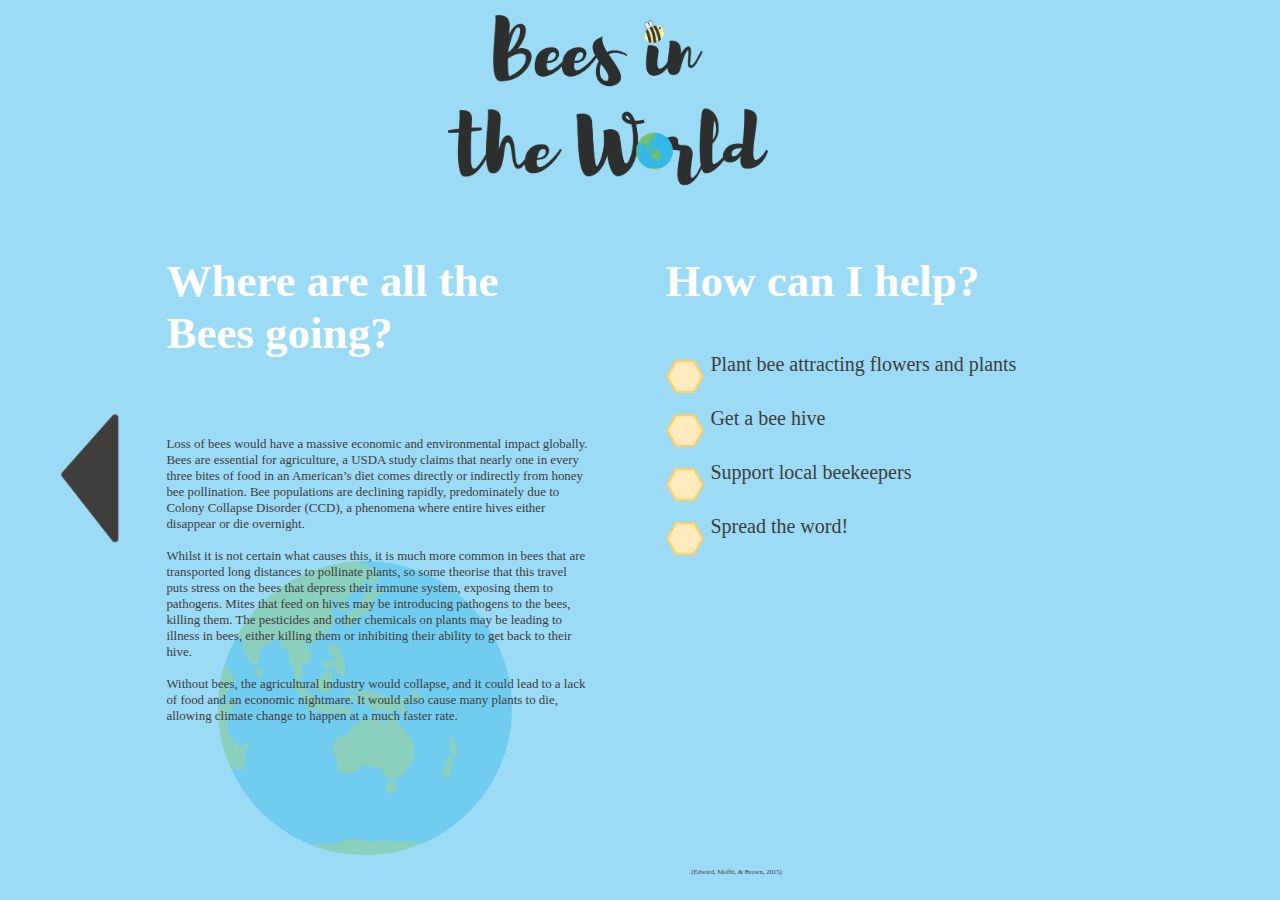
<file: BeeLayers/enviro.html>
<!doctype html>
<html>
<head>
	<meta charset="UTF-8">
	<title>Bees in the World</title>
	<link href="envirostyles.css" rel="stylesheet" type="text/css">
	<link rel="icon" href="Images/BeEEEEE.png" type="image/png" sizes="16x16">
</head>

<body id="beevid">
	<img id="title" src="Images/worldtitle.png">
	<h1 id="wherebees">Where are all the Bees going?</h1>
	<p id="whereexpl">Loss of bees would have a massive economic and environmental impact globally. Bees are essential for agriculture, a USDA study claims that nearly one in every three bites of food in an American’s diet comes directly or indirectly from honey bee pollination. Bee populations are declining rapidly, predominately due to Colony Collapse Disorder (CCD), a phenomena where entire hives either disappear or die overnight. <br><br>
	Whilst it is not certain what causes this, it is much more common in bees that are transported long distances to pollinate plants, so some theorise that this travel puts stress on the bees that depress their immune system, exposing them to pathogens. Mites that feed on hives may be introducing pathogens to the bees, killing them. The pesticides and other chemicals on plants may be leading to illness in bees, either killing them or inhibiting their ability to get back to their hive.<br><br>
	Without bees, the agricultural industry would collapse, and it could lead to a lack of food and an economic nightmare. It would also cause many plants to die, allowing climate change to happen at a much faster rate.
	</p>
	<h1 id="helptitle">How can I help?</h1>
	<img class = "hexagon" id="hex1" src ="Images/combempty.png">
	<p class = "helps" id = "help1">Plant bee attracting flowers and plants</p>
	<img class = "hexagon" id="hex2" src ="Images/combempty.png">
	<p class = "helps" id = "help2">Get a bee hive</p>
	<img class = "hexagon" id="hex3" src ="Images/combempty.png">
	<p class = "helps" id = "help3">Support local beekeepers</p>
	<img class = "hexagon" id="hex4" src ="Images/combempty.png">
	<p class = "helps" id = "help4">Spread the word!</p>
	<img src="Images/world.png" id="globe">
	<iframe id="beefilm" width="560" height="315" src="https://www.youtube.com/embed/JilYBVrFiLA?rel=0" frameborder="0" allow="autoplay; encrypted-media" allowfullscreen></iframe>
	<p id = "reference"> (Edward, Moffit, & Brown, 2015)</p>

	<a href="Reproduciton.html"><img alt="arrow" id="backarrow" src="Images/arrow.png"></a>
</body>
</html>
</file>
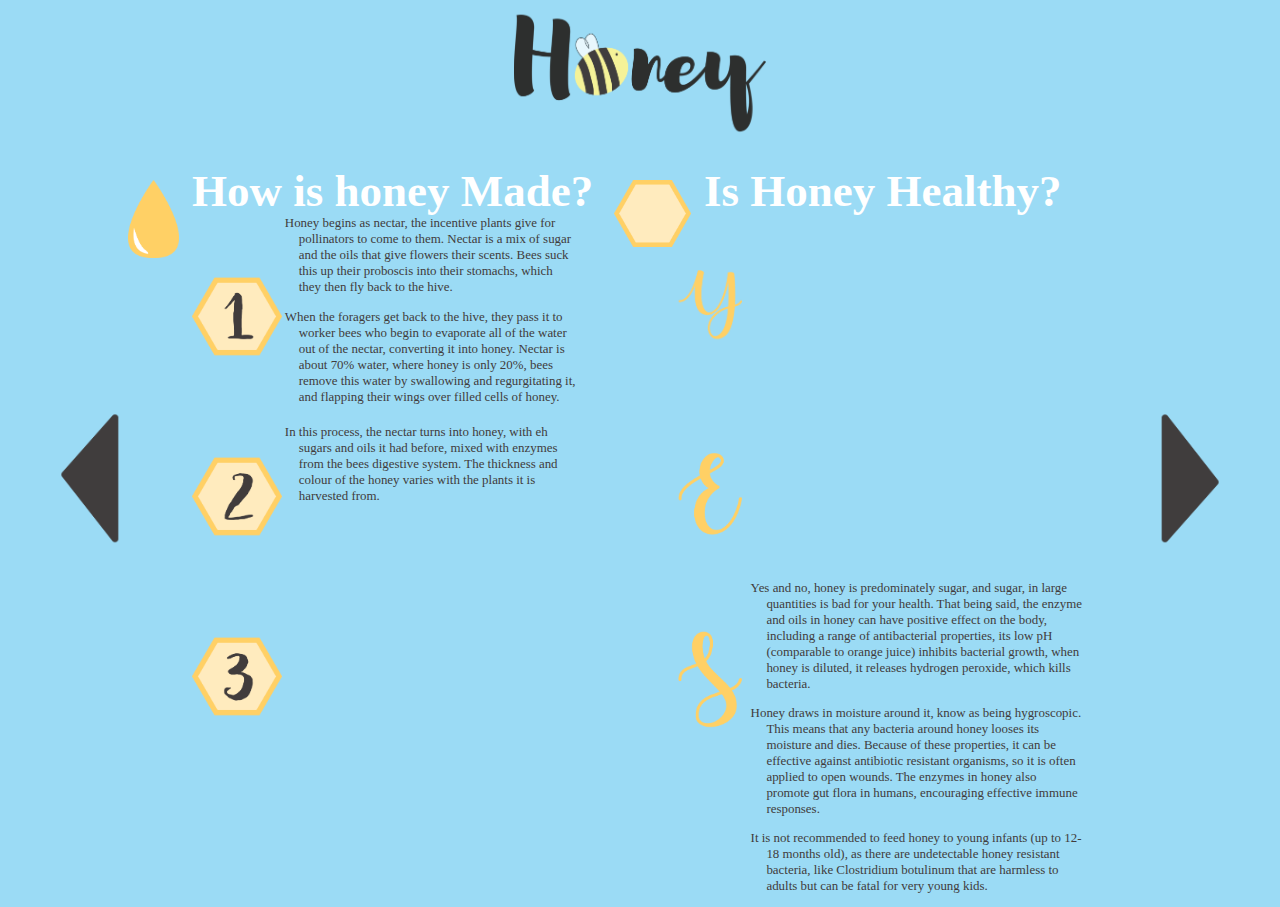
<file: BeeLayers/honeypage.html>
<!doctype html>
<html>
<head>
	<meta charset="UTF-8">
	<title>HONEY HONEY HOW HE THRILLS ME UHUH</title>
	<link href="honeystyles.css" rel="stylesheet" type="text/css">
	<link rel="icon" href="Images/BeEEEEE.png" type="image/png" sizes="16x16">
</head>
<body>
	<img id = "Beetitle" src="Images/honeytitle.png">
	<img id="honeydrop" src="Images/honeydrop.png" >
	<h1 id="honeymade" >How is honey Made?</h1>
	<div id = "madepara">
		<p  id = "stepone">Honey begins as nectar, the incentive plants give for pollinators to come to them. Nectar is a mix of sugar and the oils that give flowers their scents. Bees suck this up their proboscis into their stomachs, which they then fly back to the hive.
		</p>
		<p  id = "steptwo">When the foragers get back to the hive, they pass it to worker bees who begin to evaporate all of the water out of the nectar, converting it into honey. Nectar is about 70% water, where honey is only 20%, bees remove this water by swallowing and regurgitating it, and flapping their wings over filled cells of honey. </p>
		<p  id = "stepthree">In this process, the nectar turns into honey, with eh sugars and oils it had before, mixed with enzymes from the bees digestive system. The thickness and colour of the honey varies with the plants it is harvested from. </p>
	</div>
	
	<div id="hexagons">
		<img id = "hexone" class="hexagon" src="Images/hexone.png">
		<img id = "hextwo" class="hexagon" src="Images/hextwo.png">
		<img id = "hexthree" class="hexagon" src="Images/hexthree.png">
	</div>
	
	<h1 id="honeyhealthy">Is Honey Healthy?</h1>
	<img id = "emptycomb" src = "Images/combempty.png">
	<img id = "Y" class = "letter" src = "Images/Y.png">
	<img id = "E" class = "letter" src = "Images/E.png">
	<img id = "S" class = "letter" src = "Images/S.png">
	<div id = "health">
		<p  id = "YE">Yes and no, honey is predominately sugar, and sugar, in large quantities is bad for your health. That being said, the enzyme and oils in honey can have positive effect on the body, including a range of antibacterial properties, its low pH (comparable to orange juice) inhibits bacterial growth, when honey is diluted, it releases hydrogen peroxide, which kills bacteria. 
		</p>
		<p  id = "ES">Honey draws in moisture around it, know as being hygroscopic. This means that any bacteria around honey looses its moisture and dies. Because of these properties, it can be effective against antibiotic resistant organisms, so it is often applied to open wounds. The enzymes in honey also promote gut flora in humans, encouraging effective immune responses.</p>
		<p  id = "SY">It is not recommended to feed honey to young infants (up to 12-18 months old), as there are undetectable honey resistant bacteria, like Clostridium botulinum that are harmless to adults but can be fatal for very young kids.</p>
	</div>
	
	
	
	
	<a href="enviro.html"><img alt="arrow" id="arrow" src="Images/arrow.png"></a>
	<a href="Reproduciton.html"><img alt="arrow" id="backarrow" src="Images/arrow.png"></a>
	
</body>
</html>
</file>
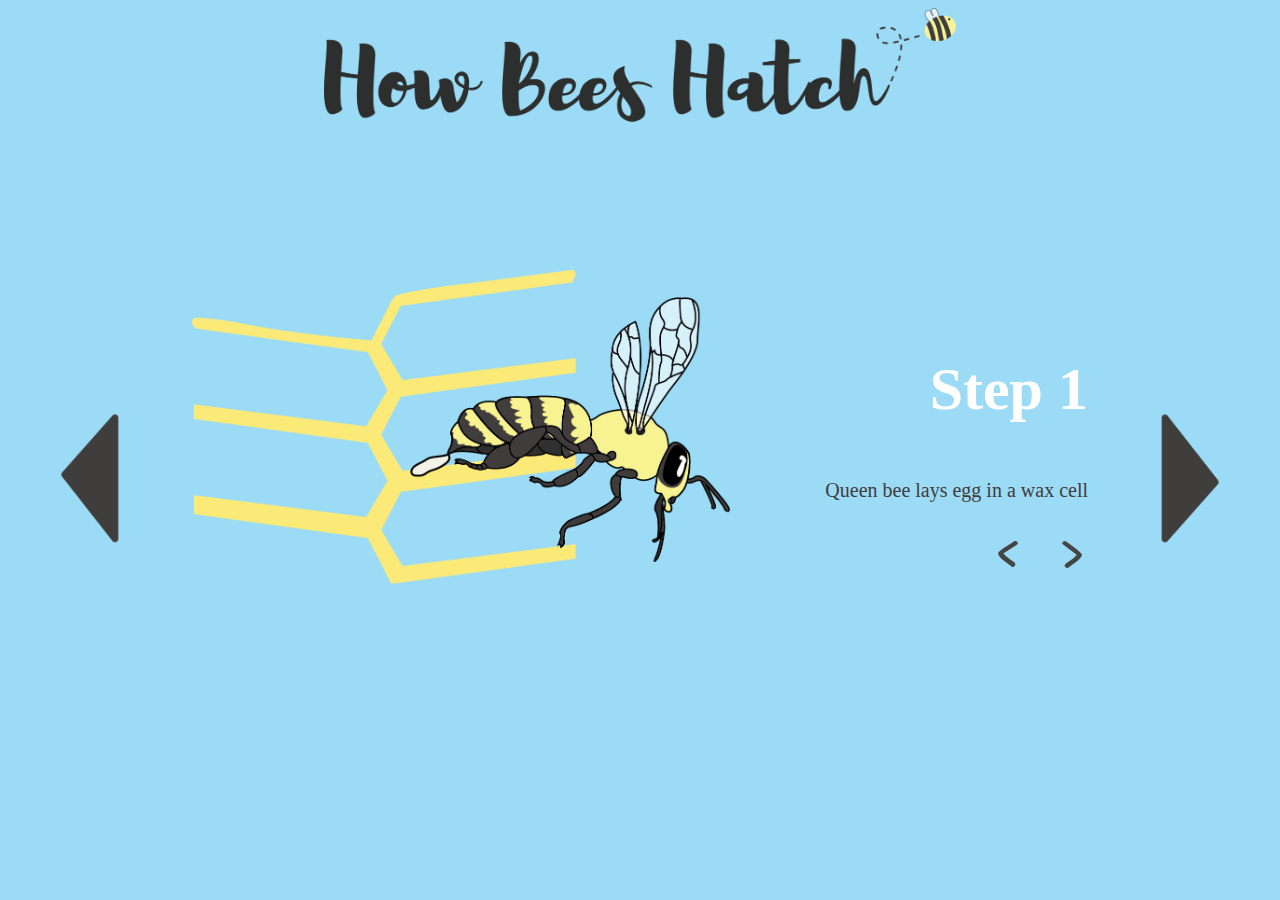
<file: BeeLayers/Reproduciton.html>
<!doctype html>
<html>
<head>
<meta charset="UTF-8">
	<title>Reproductions</title>
	<link href="reprostyles.css" rel="stylesheet" type="text/css">
	<link rel="icon" href="Images/BeEEEEE.png" type="image/png" sizes="16x16">
</head>

<body>
	<img id = "Beetitle" src="Images/hatchtitle.png">
	<a href="honeypage.html"><img alt="arrow" id="arrow" src="Images/arrow.png"></a>
	<a href="flowerpage.html"><img alt="arrow" id="backarrow" src="Images/arrow.png"></a>
	
	<div id="imgs">
		<img alt="honeycomb cross section" id = "comboutline" src="Images/comb.png">
		<img alt="bee" id="step1" src="Images/step1.png">
		<img alt="bee" id="step2" src="Images/step2.png">
		<img alt="bee" id="step3" src="Images/step3.png">
		<img alt="bee" id="step4" src="Images/step4.png">
		<img alt="bee" id="step5" src="Images/step5.png">
		<img alt="bee" id="step6" src="Images/step6.png">
	</div>
	
	<button id="backward" class="button" ><img src="Images/arrowleft.png" class = "arrowbutton"></button>
	<button id="forward" class="button" ><img src="Images/arrowright.png" class = "arrowbutton"></button>
	
	
	<h1 id="title" >Step 1</h1>
	<p id="details" >Queen bee lays egg in a wax cell</p>
	
	<script src="reprojava.js"></script>
</body>
</html>
</file>
<file: BeeLayers/envirostyles.css>
@charset "UTF-8";
/* CSS Document */

body {
	background-color: #9BDBF5;
}
#backarrow {
	position: absolute;
	transform: rotate(90deg);
	width: 10%;
	left: 2%;
	top: 50%;
}
#title {
	width: 25%;
	position: absolute;
	left: 35%;
}

h1 {
	position: absolute;
	font-family: Brusher;
	color: white;
	font-size: 45px;
	top: 25%;
}

#wherebees {
	position: absolute;
	left: 13%;
	width: 33%;
}
#whereexpl {
	position: absolute;
	width: 33%;
	left: 13%;
	top: 47%;
	font-family: "Roboto-Light";
	font-size: 9.7pt;
	color: #413c3c;
}
#beefilm {
	position: absolute;
	width: 240pt;
	height: 135pt;
	left: 54%;
	bottom: 5%;
}
#globe {
	width: 23%;
	opacity: 0.4;
	z-index: -1;
	position: absolute;
	left: 17%;
	bottom: 5%;
}
#helptitle {
	position: absolute;
	left: 52%;
}

.hexagon {
	width: 3%;
	position: absolute;
	left: 52%;	
}

#hex1 {
	position: absolute;
	top: 40%;
}

#hex2 {
	position: absolute;
	top: 46%;
}

#hex3 {
	position: absolute;
	top: 52%;
}

#hex4 {
	position: absolute;
	top: 58%;
}
.helps {
	position: absolute;
	width: 33%;
	left: 55.5%;
	font-family: "Roboto-Light";
	font-size: 15pt;
	color: #413c3c;
}
#help1 {
	position: absolute;
	top: 37%;
}
#help2 {
	position: absolute;
	top: 43%;
}
#help3 {
	position: absolute;
	top: 49%;
}
#help4 {
	position: absolute;
	top: 55%;
}

#reference {
	position: absolute;
	width: 240pt;
	left: 54%;
	bottom: 2%;
	font-family: "Roboto-Light";
	font-size: 5pt;
	color: #413c3c;
}
</file>
<file: BeeLayers/honeystyles.css>
@charset "UTF-8";
/* CSS Document */

body {
	background-color: #9BDBF5;
}
#arrow {
	position: absolute;
	transform: rotate(270deg);
	width: 10%;
	right: 2%;
	top: 50%;
}
#backarrow {
	position: absolute;
	transform: rotate(90deg);
	width: 10%;
	left: 2%;
	top: 50%;
}
#Beetitle {
	position:relative;
	width: 20%;
	display: block;
	top: 10%;
	margin-left: auto;
	margin-right: auto;
}
.hexagon {
	width: 7%;
	position: absolute;
	left: 15%;
	
}
#hexone {
	position: absolute;
	top: 30%;
}
#hextwo {
	position: absolute;
	top: 50%;
}
#hexthree {
	position: absolute;
	top: 70%;
}
#honeydrop {
	width: 4%;
	position: absolute;
	left: 10%;
	top: 20%;
}
#honeymade {
	position: absolute;
	left: 15%;
}
h1 {
	font-family: Brusher;
	color: white;
	font-size: 45px;
	top: 15%;
}
#madepara {
	margin-left: 23%;
	margin-right: 55%;
	margin-top: 6%;
	color: #413c3c;
}
#stepone {
	text-indent: -5%;
}
#steptwo {
	text-indent: -5%;
	margin-top: 5%;
}
#stepthree {
	text-indent: -5%;
	margin-top: 7%;
}
#honeyhealthy {
	position: absolute;
	left: 55%;
}

#emptycomb {
	width: 6%;
	position: absolute;
	left: 48%;
	top: 20%;
}
.letter{
	width: 5%;
	position: absolute;
	left: 53%;
}
#Y {
	position: absolute;
	top: 30%;
}
#E {
	position: absolute;
	top: 50%;
}
#S {
	position: absolute;
	top: 70%;
}

#health {
	margin-left: 60%;
	margin-right: 15%;
	margin-top: 6%;
	color: #413c3c;
}

#YE {
	text-indent: -5%;
}
#ES {
	text-indent: -5%;
}
#SY {
	text-indent: -5%;
}
p {
	font-family: "Roboto-Light";
	font-size: 9.7pt;
	color: #413c3c;
}
</file>
<file: BeeLayers/reprostyles.css>
@charset "UTF-8";
/* CSS Document */
body {
	background-color: #9BDBF5;
}
#arrow {
	position: absolute;
	transform: rotate(270deg);
	width: 10%;
	right: 2%;
	top: 50%;
}
#backarrow {
	position: absolute;
	transform: rotate(90deg);
	width: 10%;
	left: 2%;
	top: 50%;
}
#comboutline {
	width: 30%;
	position: absolute;
	left: 15%;
	top: 30%;
}
#screen {
	height: 100%;
	width: 100%;
}


#forward {
	position: absolute;
	right: 15%;
	top: 60%;
	
}

#backward {
	right: 20%;
	top: 60%;
	
}



.step {
	
}

#step1 {
	width: 25%;
	position: absolute;
	left: 32%;
	top: 33%;
	opacity: 1;
	transition: .3s;
}

#step2 {
	width: 20%;
	position: absolute;
	left: 31%;
	top: 43%;
	opacity: 0;
	transition: .3s;
}

#step3 {
	width: 13%;
	position: absolute;
	left: 31%;
	top: 46%;
	opacity: 0;
	transition: .3s;
}

#step4 {
	width: 30%;
	position: absolute;
	left: 30.70%;
	top: 19.5%;
	opacity: 0;
	transition: .3s;
}

#step5 {
	width: 15%;
	position: absolute;
	left: 31%;
	top: 44%;
	opacity: 0;
	transition: .3s;
}

#step6 {
	width: 20%;
	position: absolute;
	left: 37%;
	top: 28%;
	opacity: 0;
	transition: .3s;
}

#title {
	text-align: right;
	position: absolute;
	right: 15%;
	top: 35%
}
#details {
	text-align: right;
	position: absolute;
	right: 15%;
	top: 51%;
}

.button {
	background-color: #9BDBF5;
    border: none;
    padding: none;
	position: absolute;
}


.arrowbutton {
	width: 20px;
	
}

#Beetitle {
	position:relative;
	width: 50%;
	display: block;
	margin-left: auto;
	margin-right: auto;
}

h1,p {
	color: #413c3c;
	font-size: 100%;
	text-align: justify;
    text-justify: inter-word;
}

h1 {
	font-size: 45pt;
	font-family: Brusher;
	color: white;
	
}

p {
	font-family: "Roboto-Light";
	font-size: 15pt;
}
</file>
